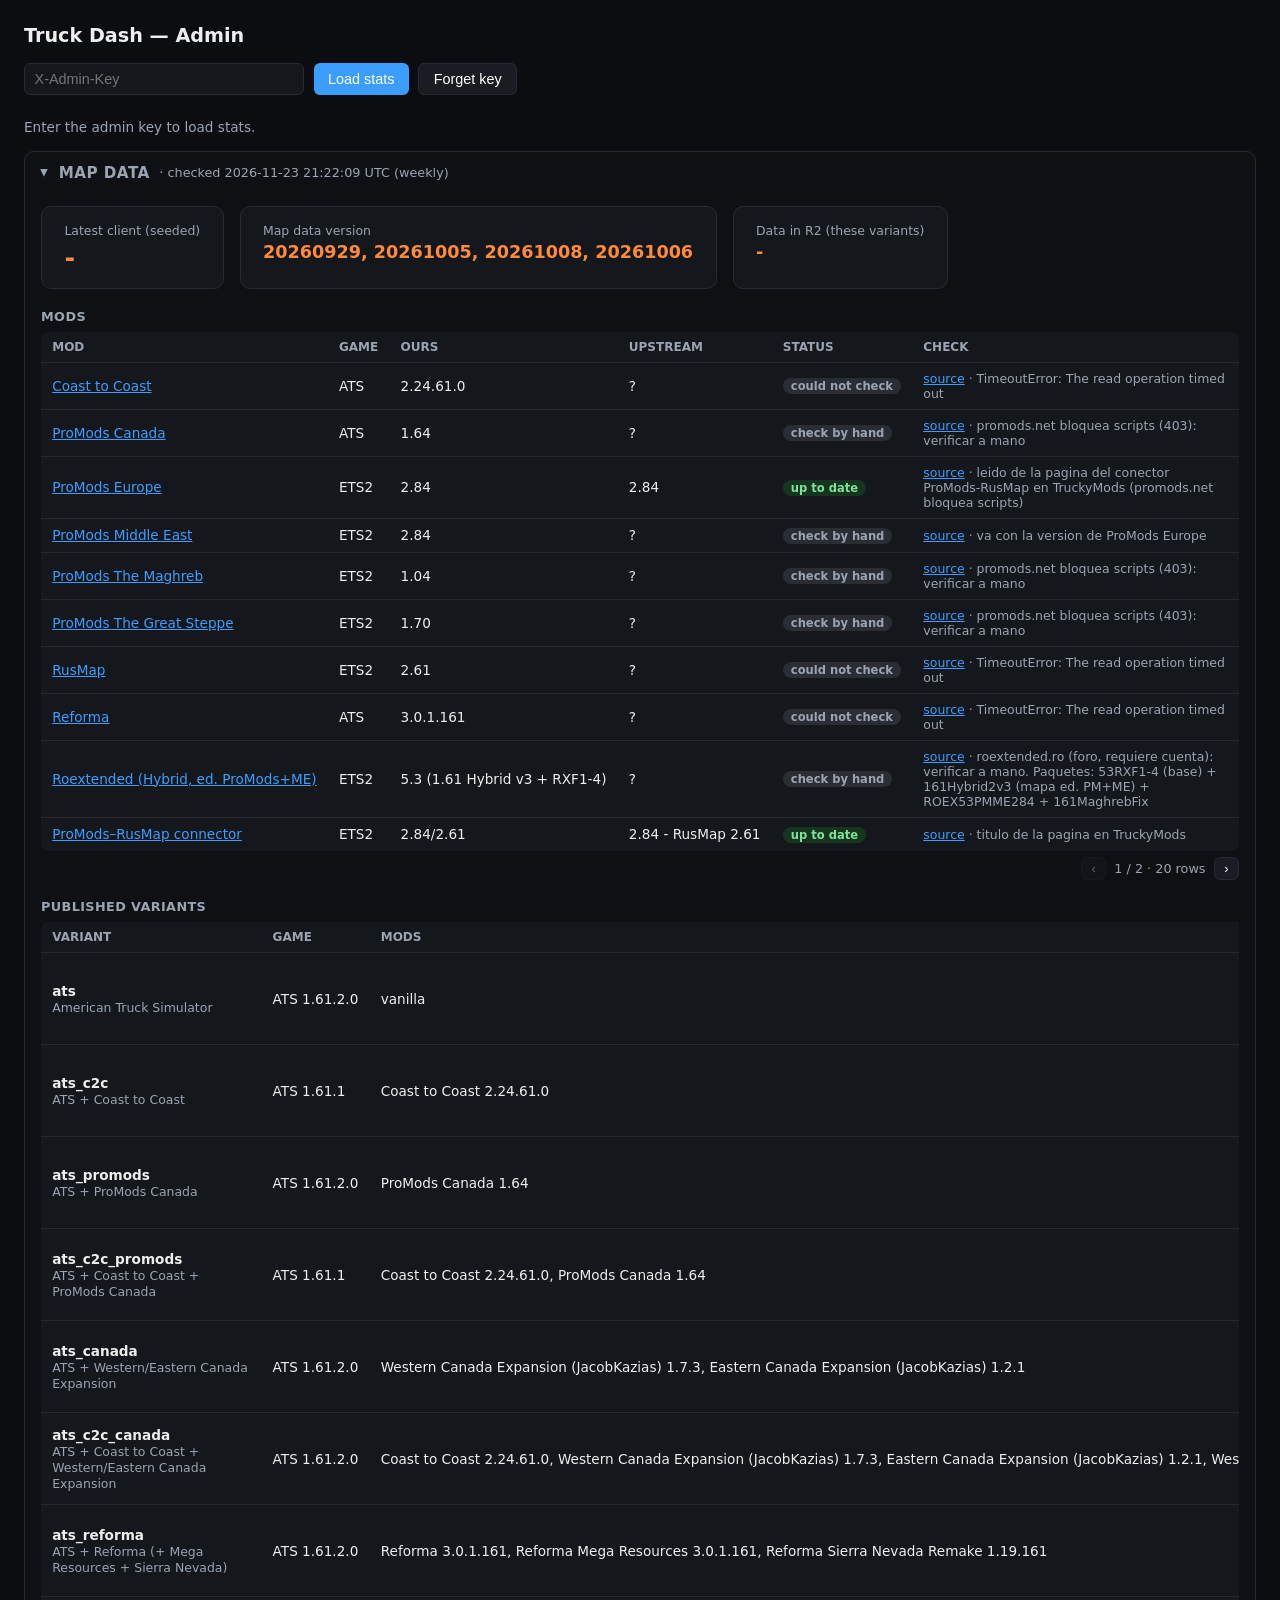
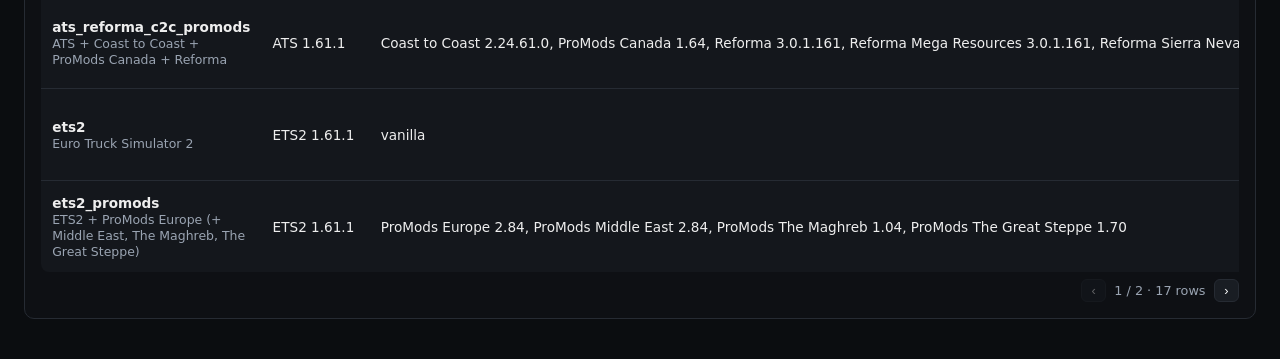
<file: docs/admin.html>
<!doctype html>
<html lang="en">
<head>
<meta charset="utf-8" />
<meta name="robots" content="noindex, nofollow" />
<meta name="viewport" content="width=device-width, initial-scale=1" />
<title>Truck Dash — Admin</title>
<style>
  :root {
    --bg: #0b0d10;
    --panel: #14171c;
    --panel-alt: #191d23;
    --border: #262b33;
    --text: #eee;
    --muted: #9aa4b2;
    --blue: #3b9eff;
    --orange: #ff8a3d;
    --danger: #ff4d4d;
    --ok: #7ee29a;
  }
  * { box-sizing: border-box; }
  body {
    margin: 0; font-family: system-ui, sans-serif;
    background: var(--bg); color: var(--text); padding: 1.5rem;
  }
  h1 { font-size: 1.2rem; margin: 0 0 1rem; }
  .keyRow { display: flex; gap: 0.6rem; margin-bottom: 1.5rem; flex-wrap: wrap; }
  input {
    font-size: 0.9rem; padding: 0.45rem 0.6rem; background: var(--panel);
    border: 1px solid var(--border); color: var(--text); border-radius: 6px;
    min-width: 280px;
  }
  button {
    font-size: 0.9rem; padding: 0.45rem 0.9rem; border-radius: 6px; border: none;
    background: var(--blue); color: #fff; cursor: pointer;
  }
  button:hover { opacity: 0.9; }
  button:disabled { opacity: 0.35; cursor: default; }
  .status { font-size: 0.85rem; color: var(--muted); margin: 0.2rem 0 1rem; }
  .status.err { color: var(--danger); }
  .cards { display: flex; gap: 1rem; flex-wrap: wrap; margin: 0.8rem 0 1.2rem; }
  .card {
    background: var(--panel); border: 1px solid var(--border); border-radius: 10px;
    padding: 1rem 1.4rem; min-width: 160px;
  }
  .card .label { font-size: 0.78rem; color: var(--muted); margin-bottom: 0.3rem; }
  .card .value { font-size: 1.6rem; font-weight: 700; color: var(--orange); }
  .card .value.small { font-size: 1.1rem; }
  .card .value.warn { color: var(--danger); }
  .card .sub { font-size: 0.75rem; color: var(--muted); margin-top: 0.25rem; }
  /* Secciones que se minimizan: <details>, y se recuerda cuales quedaron
     cerradas (localStorage, por navegador). */
  details.sec { border: 1px solid var(--border); border-radius: 10px; margin: 0 0 1rem; background: #0e1014; }
  details.sec > summary {
    list-style: none; cursor: pointer; padding: 0.7rem 1rem; font-size: 0.95rem; color: var(--muted);
    text-transform: uppercase; letter-spacing: 0.03em; font-weight: 600; display: flex; gap: 0.6rem; align-items: center;
  }
  details.sec > summary::-webkit-details-marker { display: none; }
  details.sec > summary::before { content: '▸'; transition: transform 0.15s; }
  details.sec[open] > summary::before { transform: rotate(90deg); }
  details.sec > summary .note { text-transform: none; letter-spacing: 0; font-weight: 400; font-size: 0.8rem; }
  details.sec > .body { padding: 0 1rem 1rem; }
  h3 { font-size: 0.8rem; margin: 1.2rem 0 0.5rem; color: var(--muted); text-transform: uppercase; letter-spacing: 0.03em; }
  table { width: 100%; border-collapse: collapse; font-size: 0.85rem; background: var(--panel); border-radius: 8px; overflow: hidden; }
  th, td { padding: 0.5rem 0.7rem; text-align: left; border-bottom: 1px solid var(--border); white-space: nowrap; }
  th { color: var(--muted); font-weight: 600; font-size: 0.75rem; text-transform: uppercase; }
  tbody tr:last-child td { border-bottom: none; }
  .tableWrap { overflow-x: auto; }
  .pager { display: flex; gap: 0.5rem; align-items: center; justify-content: flex-end; margin-top: 0.4rem; font-size: 0.8rem; color: var(--muted); }
  .pager button { padding: 0.2rem 0.6rem; font-size: 0.8rem; background: var(--panel-alt); border: 1px solid var(--border); }
  .pager[hidden] { display: none; }
  .pill { display: inline-block; font-size: 0.72rem; font-weight: 700; border-radius: 999px; padding: 1px 8px; }
  .pill.ok, .pill.delivered { background: #16351f; color: var(--ok); }
  .pill.outdated, .pill.in_progress { background: #3a2a10; color: #ffb020; }
  .pill.unknown, .pill.manual, .pill.abandoned { background: #2a2d33; color: var(--muted); }
  .pill.planned { background: #10253a; color: #7cc0ff; }
  .pill.missing, .pill.cancelled { background: #3a1414; color: #ff8080; }
  td.muted, .muted { color: var(--muted); font-size: 0.78rem; white-space: normal; }
  a { color: var(--blue); }
  [hidden] { display: none !important; }
  .titleForm { display: flex; gap: 0.6rem; flex-wrap: wrap; align-items: center; }
  .titleForm input { min-width: 180px; }
  .titleForm .msg { font-size: 0.82rem; color: var(--muted); }
  .titleForm .msg.err { color: var(--danger); }
  .titleForm .msg.ok { color: var(--ok); }
  .titulo { color: #ffb020; font-size: 0.78rem; }
  td .linkish { background: none; border: none; padding: 0; color: var(--blue); cursor: pointer; font-size: inherit; }
</style>
</head>
<body>
  <h1>Truck Dash — Admin</h1>
  <div class="keyRow">
    <input id="adminKey" type="password" placeholder="X-Admin-Key" />
    <button id="loadBtn">Load stats</button>
    <button id="forgetBtn" style="background:var(--panel-alt);border:1px solid var(--border);">Forget key</button>
  </div>
  <div class="status" id="status">Enter the admin key to load stats.</div>

  <!-- ------------------------------------------------ relay (en vivo) -->
  <details class="sec" data-sec="relay" open id="relaySec" hidden>
    <summary>Live relay</summary>
    <div class="body">
      <div class="cards">
        <div class="card"><div class="label">Active sessions (live)</div><div class="value" id="cardActiveSessions">-</div></div>
        <div class="card"><div class="label">Total sessions</div><div class="value" id="cardSessions">-</div></div>
        <div class="card"><div class="label">Jobs delivered</div><div class="value" id="cardJobs">-</div></div>
        <div class="card"><div class="label">Total revenue</div><div class="value" id="cardRevenue">-</div></div>
      </div>
      <h3>Sessions per day</h3>
      <div class="tableWrap"><table>
        <thead><tr><th>Date</th><th>Sessions</th></tr></thead>
        <tbody id="dailySessionsBody"></tbody>
      </table></div>
      <div class="pager" data-for="dailySessionsBody"></div>
      <h3>Jobs delivered per day</h3>
      <div class="tableWrap"><table>
        <thead><tr><th>Date</th><th>Jobs</th></tr></thead>
        <tbody id="dailyJobsBody"></tbody>
      </table></div>
      <div class="pager" data-for="dailyJobsBody"></div>
      <h3>Latest jobs</h3>
      <div class="tableWrap"><table>
        <thead><tr><th>Route</th><th>Truck</th><th>Cargo</th><th>Pay</th><th>Distance</th><th>Game</th></tr></thead>
        <tbody id="latestJobsBody"></tbody>
      </table></div>
      <div class="pager" data-for="latestJobsBody"></div>
      <!-- Mapas que no conocemos: reportes de camiones fuera del mapa de su
           variante, con los mods activos. El mod de mapa sale arriba. -->
      <h3>Maps we don't know</h3>
      <div class="tableWrap"><table>
        <thead><tr><th>Variant</th><th>Reports</th><th>Last</th><th>Area (x, z)</th><th>Most frequent mods</th></tr></thead>
        <tbody id="offmapBody"></tbody>
      </table></div>
      <div class="pager" data-for="offmapBody"></div>
      <!-- Empresas de trabajos que no estan en nuestros POIs: la posicion es
           donde el camion cargo o entrego, o sea el lugar real de la empresa.
           Despues de actualizar los datos del mapa, "Clear list". -->
      <h3>Companies missing from our map data <button id="clearMissingBtn" type="button" style="font-size:12px;padding:2px 8px;margin-left:8px">Clear list</button></h3>
      <div class="tableWrap"><table>
        <thead><tr><th>Variant</th><th>Company</th><th>City</th><th>Reports</th><th>Last</th><th>Where (x, z)</th></tr></thead>
        <tbody id="missingCompaniesBody"></tbody>
      </table></div>
      <div class="pager" data-for="missingCompaniesBody"></div>
    </div>
  </details>

  <!-- ------------------------------------------------ cuentas -->
  <!-- La API de cuentas tiene su propia ADMIN_KEY (Railway, servicio de la
       API); con el mismo valor que la del relay, una sola clave sirve para
       las dos secciones. -->
  <details class="sec" data-sec="accounts" open id="accountsSec" hidden>
    <summary>Accounts <span class="note" id="accountsNote"></span></summary>
    <div class="body">
      <div class="cards">
        <div class="card"><div class="label">Users</div><div class="value" id="accUsers">-</div><div class="sub" id="accUsersSub"></div></div>
        <div class="card"><div class="label">Client linked</div><div class="value" id="accLinked">-</div><div class="sub" id="accLogins"></div></div>
        <div class="card"><div class="label">Driving now</div><div class="value" id="accDriving">-</div><div class="sub">checkpoint in the last 15 min</div></div>
        <div class="card"><div class="label">Trips</div><div class="value" id="accTrips">-</div><div class="sub" id="accTripsSub"></div></div>
        <div class="card"><div class="label">Km delivered</div><div class="value small" id="accKm">-</div><div class="sub" id="accSessions"></div></div>
        <div class="card"><div class="label">Emails, last 24 h</div><div class="value small" id="accMails">-</div><div class="sub">Resend free plan: 100 a day</div></div>
      </div>
      <h3>Per day</h3>
      <div class="tableWrap"><table>
        <thead><tr><th>Date</th><th>New users</th><th>Trips started</th><th>Delivered</th></tr></thead>
        <tbody id="accDailyBody"></tbody>
      </table></div>
      <div class="pager" data-for="accDailyBody"></div>
      <h3>Latest trips</h3>
      <div class="tableWrap"><table>
        <thead><tr><th>Started</th><th>User</th><th>Game</th><th>Route</th><th>Status</th><th>Km</th><th>Pay</th><th>Map</th><th>Flags</th></tr></thead>
        <tbody id="accTripsBody"></tbody>
      </table></div>
      <div class="pager" data-for="accTripsBody"></div>
      <!-- Titulos de agradecimiento (gente de Discord): el texto lo elige la
           persona, se carga aca. Sale al lado del nombre en su cuenta y en
           su perfil publico. Vacio = sacarlo. -->
      <h3>Titles</h3>
      <form class="titleForm" id="titleForm" autocomplete="off">
        <input id="titleUser" placeholder="username" required />
        <input id="titleText" placeholder="title (empty = remove)" maxlength="32" />
        <button type="submit" id="titleBtn">Save title</button>
        <span class="msg" id="titleMsg"></span>
      </form>
      <div class="tableWrap" style="margin-top:0.6rem"><table>
        <thead><tr><th>Username</th><th>Title</th><th></th></tr></thead>
        <tbody id="accTitlesBody"></tbody>
      </table></div>
      <div class="pager" data-for="accTitlesBody"></div>
      <h3>Latest users</h3>
      <div class="tableWrap"><table>
        <thead><tr><th>Username</th><th>Created</th><th>Last login</th><th>Sign-in</th><th>Client</th><th>Trips</th><th>Public</th></tr></thead>
        <tbody id="accUsersBody"></tbody>
      </table></div>
      <div class="pager" data-for="accUsersBody"></div>
    </div>
  </details>

  <!-- ------------------------------------------------ mapas -->
  <!-- No necesita la admin key: lee JSON publicos del sitio y /version. -->
  <details class="sec" data-sec="maps" open>
    <summary>Map data <span class="note" id="mapDataChecked"></span></summary>
    <div class="body">
      <div class="cards">
        <div class="card"><div class="label">Latest client (seeded)</div><div class="value" id="cardClientVersion">-</div></div>
        <div class="card"><div class="label">Map data version</div><div class="value small" id="cardMapVersion">-</div></div>
        <div class="card"><div class="label">Data in R2 (these variants)</div><div class="value small" id="cardR2Size">-</div></div>
      </div>
      <h3>Mods</h3>
      <div class="tableWrap"><table>
        <thead><tr><th>Mod</th><th>Game</th><th>Ours</th><th>Upstream</th><th>Status</th><th>Check</th></tr></thead>
        <tbody id="modsBody"></tbody>
      </table></div>
      <div class="pager" data-for="modsBody"></div>
      <h3>Published variants</h3>
      <div class="tableWrap"><table>
        <thead><tr><th>Variant</th><th>Game</th><th>Mods</th><th>Built</th><th>Files</th><th>Size</th><th>R2</th></tr></thead>
        <tbody id="variantsBody"></tbody>
      </table></div>
      <div class="pager" data-for="variantsBody"></div>
    </div>
  </details>

<script>
const STORAGE_KEY = 'truckdash_admin_key';
const SECTIONS_KEY = 'truckdash_admin_closed';
const RELAY_URL = 'https://truck-companion-production.up.railway.app/admin/stats';
const ACCOUNTS_URL = 'https://api.trucksim-dash.com/admin/stats';
const TITLE_URL = 'https://api.trucksim-dash.com/admin/title';
const PAGE = 10;

const statusEl = document.getElementById('status');
const keyInput = document.getElementById('adminKey');
const $ = (id) => document.getElementById(id);

function escapeHtml(str) {
  return String(str ?? '').replace(/[&<>"']/g, c => ({ '&': '&amp;', '<': '&lt;', '>': '&gt;', '"': '&quot;', "'": '&#39;' }[c]));
}
function fmt(n) { return (n || 0).toLocaleString(); }
function fecha(iso) { return iso ? iso.slice(0, 16).replace('T', ' ') : '-'; }

// ---- secciones: se recuerda cuales quedaron cerradas ----
function leerCerradas() {
  try { return JSON.parse(localStorage.getItem(SECTIONS_KEY) || '[]'); } catch (e) { return []; }
}
document.querySelectorAll('details.sec').forEach((d) => {
  if (leerCerradas().includes(d.dataset.sec)) d.open = false;
  d.addEventListener('toggle', () => {
    const cerradas = new Set(leerCerradas());
    if (d.open) cerradas.delete(d.dataset.sec); else cerradas.add(d.dataset.sec);
    try { localStorage.setItem(SECTIONS_KEY, JSON.stringify([...cerradas])); } catch (e) { /* sin storage */ }
  });
});

// ---- tablas paginadas de a 10 ----
// Cada tabla tiene su <div class="pager" data-for="tbodyId">. Con 10 filas o
// menos el paginador no se muestra.
const paginas = {};
function paginar(tbodyId, filas, vacio, columnas) {
  paginas[tbodyId] = { filas, pagina: 0, vacio, columnas };
  pintarPagina(tbodyId);
}
function pintarPagina(tbodyId) {
  const p = paginas[tbodyId];
  const total = Math.max(1, Math.ceil(p.filas.length / PAGE));
  p.pagina = Math.min(Math.max(0, p.pagina), total - 1);
  $(tbodyId).innerHTML = p.filas.length
    ? p.filas.slice(p.pagina * PAGE, (p.pagina + 1) * PAGE).join('')
    : `<tr><td colspan="${p.columnas}" style="color:var(--muted)">${p.vacio}</td></tr>`;
  const pager = document.querySelector(`.pager[data-for="${tbodyId}"]`);
  pager.hidden = p.filas.length <= PAGE;
  pager.innerHTML = `<button data-d="-1" ${p.pagina === 0 ? 'disabled' : ''}>‹</button>` +
    `<span>${p.pagina + 1} / ${total} · ${p.filas.length} rows</span>` +
    `<button data-d="1" ${p.pagina >= total - 1 ? 'disabled' : ''}>›</button>`;
}
document.addEventListener('click', (e) => {
  const b = e.target.closest('.pager button');
  if (!b) return;
  const id = b.parentElement.dataset.for;
  paginas[id].pagina += Number(b.dataset.d);
  pintarPagina(id);
});

// ---- relay ----
function filasDiarias(obj) {
  return Object.entries(obj || {}).sort((a, b) => b[0].localeCompare(a[0]))
    .map(([date, count]) => `<tr><td>${escapeHtml(date)}</td><td>${count}</td></tr>`);
}
function pintarRelay(data) {
  $('cardActiveSessions').textContent = fmt(data.active_sessions);
  $('cardSessions').textContent = fmt(data.total_sessions);
  $('cardJobs').textContent = fmt(data.jobs_delivered);
  $('cardRevenue').textContent = `$${Math.round(data.total_revenue || 0).toLocaleString()}`;
  paginar('dailySessionsBody', filasDiarias(data.daily), 'No data yet', 2);
  paginar('dailyJobsBody', filasDiarias(data.daily_jobs), 'No data yet', 2);
  paginar('latestJobsBody', (data.latest_jobs || []).map(j => `
    <tr>
      <td>${escapeHtml(j.citySrc || '?')} → ${escapeHtml(j.cityDst || '?')}</td>
      <td>${escapeHtml([j.truckBrand, j.truckName].filter(Boolean).join(' ')) || '-'}</td>
      <td>${escapeHtml(j.cargo) || '-'}</td>
      <td>$${Math.round(j.revenue || 0).toLocaleString()}</td>
      <td>${Math.round(j.distanceKm || 0)} km</td>
      <td>${escapeHtml((j.game || '-').toUpperCase())}</td>
    </tr>`), 'No data yet', 6);
  paginar('offmapBody', Object.entries(data.offmap || {})
    .sort((a, b) => b[1].reports - a[1].reports)
    .map(([variant, v]) => {
      const box = v.box ? `${fmt(Math.round((v.box[0] + v.box[1]) / 2))}, ${fmt(Math.round((v.box[2] + v.box[3]) / 2))}` : '-';
      const mods = Object.entries(v.mods || {}).sort((a, b) => b[1] - a[1]).slice(0, 8)
        .map(([n, c]) => `${escapeHtml(n)} <span class="muted">(${c})</span>`).join('<br>');
      const sin = v.noMods ? `<br><span class="muted">${v.noMods} without a mod list (TruckersMP or older client)</span>` : '';
      return `<tr><td>${escapeHtml(variant)}</td><td>${fmt(v.reports)}</td><td>${escapeHtml(v.last || '-')}</td><td>${box}</td><td class="muted" style="white-space:normal">${mods || '-'}${sin}</td></tr>`;
    }), 'No reports yet', 5);
  paginar('missingCompaniesBody', Object.values(data.missing_companies || {})
    .sort((a, b) => b.reports - a.reports || String(b.last).localeCompare(String(a.last)))
    .map(m => {
      const donde = (m.points || []).map(([x, z, kind]) => `${fmt(x)}, ${fmt(z)} <span class="muted">(${escapeHtml(kind)})</span>`).join('<br>');
      return `<tr><td>${escapeHtml(m.variant)}</td><td>${escapeHtml(m.companyName || '-')} <span class="muted">${escapeHtml(m.company)}</span></td>`
        + `<td>${escapeHtml(m.cityName || '-')} <span class="muted">${escapeHtml(m.city)}</span></td><td>${fmt(m.reports)}</td>`
        + `<td>${escapeHtml(m.last || '-')}</td><td class="muted">${donde || '-'}</td></tr>`;
    }), 'No reports yet', 6);
  $('relaySec').hidden = false;
}

// ---- cuentas ----
function pintarCuentas(d) {
  const u = d.users, t = d.trips, st = t.by_status || {};
  $('accUsers').textContent = fmt(u.total);
  $('accUsersSub').textContent = `+${fmt(u.last_24h)} today · +${fmt(u.last_7d)} this week · ${fmt(u.public)} public`;
  $('accLinked').textContent = fmt(u.client_linked);
  $('accLogins').textContent = Object.entries(u.by_login || {}).filter(([, n]) => n).map(([p, n]) => `${p} ${n}`).join(' · ');
  $('accDriving').textContent = fmt(t.driving_now);
  $('accTrips').textContent = fmt(t.total);
  $('accTripsSub').textContent = `${fmt(st.delivered)} delivered · ${fmt(st.in_progress)} in progress · ` +
    `${fmt(st.cancelled)} cancelled · ${fmt(st.abandoned)} unfinished · +${fmt(t.last_24h)} today` +
    (t.trimmed ? ` · ${fmt(t.trimmed)} trimmed` : '') + (t.modded ? ` · ${fmt(t.modded)} modded` : '');
  $('accKm').textContent = `${fmt(Math.round(t.km_delivered))} km`;
  $('accSessions').textContent = `${fmt(d.driving_sessions.total)} driving sessions · ${fmt(Math.round(d.driving_sessions.real_hours))} h`;
  $('accMails').textContent = `${fmt(d.emails_last_24h)} / 100`;
  $('accMails').classList.toggle('warn', d.emails_last_24h >= 80);

  paginar('accDailyBody', (d.daily || []).map(x =>
    `<tr><td>${escapeHtml(x.date)}</td><td>${x.users}</td><td>${x.trips}</td><td>${x.delivered}</td></tr>`),
    'No data yet', 4);
  paginar('accTripsBody', (d.latest_trips || []).map(v => `
    <tr>
      <td>${fecha(v.started_at)}</td>
      <td>${escapeHtml(v.user || '—')}</td>
      <td>${escapeHtml((v.game || '').toUpperCase())}</td>
      <td>${escapeHtml(v.from || '?')} → ${escapeHtml(v.to || '?')}</td>
      <td><span class="pill ${escapeHtml(v.status)}">${escapeHtml(v.status)}</span></td>
      <td>${fmt(Math.round(v.km))}</td>
      <td>${v.revenue ? `${fmt(Math.round(v.revenue))} ${escapeHtml(v.currency || '')}` : '-'}</td>
      <td class="muted">${escapeHtml(v.map || '-')}</td>
      <td class="muted">${[v.modded && 'modded', v.trimmed && 'trimmed'].filter(Boolean).join(', ')}</td>
    </tr>`), 'No trips yet', 9);
  paginar('accUsersBody', (d.latest_users || []).map(x => `
    <tr>
      <td>${escapeHtml(x.username || '(no name yet)')}${x.title ? ` <span class="titulo">★ ${escapeHtml(x.title)}</span>` : ''}</td>
      <td>${fecha(x.created_at)}</td>
      <td>${fecha(x.last_login_at)}</td>
      <td>${escapeHtml((x.logins || []).join(', '))}</td>
      <td>${x.client_linked ? 'yes' : '-'}</td>
      <td>${fmt(x.trips)}</td>
      <td>${x.public ? 'yes' : '-'}</td>
    </tr>`), 'No users yet', 7);
  paginar('accTitlesBody', (d.titled_users || []).map(x => `
    <tr>
      <td>${escapeHtml(x.username)}</td>
      <td class="titulo">★ ${escapeHtml(x.title)}</td>
      <td><button type="button" class="linkish" data-edit-title="${escapeHtml(x.username)}" data-title="${escapeHtml(x.title)}">edit</button></td>
    </tr>`), 'Nobody has a title yet', 3);
  $('accountsNote').textContent = '';
  $('accountsSec').hidden = false;
}

async function traer(url, key) {
  const res = await fetch(url, { headers: { 'X-Admin-Key': key } });
  if (res.status === 403) return { prohibido: true };
  if (!res.ok) throw new Error(`HTTP ${res.status}`);
  return { datos: await res.json() };
}

async function loadStats() {
  const key = keyInput.value.trim();
  if (!key) { statusEl.textContent = 'Enter the admin key to load stats.'; statusEl.className = 'status'; return; }
  statusEl.textContent = 'Loading...';
  statusEl.className = 'status';
  const [relay, cuentas] = await Promise.allSettled([traer(RELAY_URL, key), traer(ACCOUNTS_URL, key)]);
  const partes = [];
  if (relay.status === 'fulfilled' && relay.value.datos) { pintarRelay(relay.value.datos); partes.push('relay ok'); }
  else partes.push(relay.status === 'fulfilled' ? 'relay: invalid key (403)' : `relay: ${relay.reason.message}`);
  if (cuentas.status === 'fulfilled' && cuentas.value.datos) { pintarCuentas(cuentas.value.datos); partes.push('accounts ok'); }
  else partes.push(cuentas.status === 'fulfilled'
    ? 'accounts: invalid key (403), set ADMIN_KEY in the accounts API to the same value'
    : `accounts: ${cuentas.reason.message}`);
  const algo = partes.some(p => p.endsWith(' ok'));
  if (algo) { try { localStorage.setItem(STORAGE_KEY, key); } catch (e) { /* sin storage */ } }
  statusEl.textContent = `${new Date().toLocaleTimeString()} · ${partes.join(' · ')}`;
  statusEl.className = 'status' + (partes.every(p => p.endsWith(' ok')) ? '' : ' err');
}

$('clearMissingBtn').addEventListener('click', async () => {
  if (!confirm('Clear the list of missing companies? Do it after updating the map data.')) return;
  const res = await fetch(RELAY_URL.replace('/admin/stats', '/admin/stats/seed'), { method: 'POST',
    headers: { 'Content-Type': 'application/json', 'X-Admin-Key': keyInput.value.trim() }, body: JSON.stringify({ missing_companies: {} }) });
  if (res.ok) loadStats(); else alert(`HTTP ${res.status}`);
});

// ---- titulos ----
document.addEventListener('click', (e) => {
  const b = e.target.closest('[data-edit-title]');
  if (!b) return;
  $('titleUser').value = b.dataset.editTitle;
  $('titleText').value = b.dataset.title;
  $('titleText').focus();
});
const TITLE_ERRORS = { no_existe: 'no user with that name', titulo_largo: 'too long, 32 characters at most', prohibido: 'invalid key (403)' };
$('titleForm').addEventListener('submit', async (e) => {
  e.preventDefault();
  const msg = $('titleMsg');
  const key = keyInput.value.trim();
  const body = { username: $('titleUser').value.trim(), title: $('titleText').value.trim() || null };
  $('titleBtn').disabled = true;
  msg.className = 'msg'; msg.textContent = 'Saving...';
  try {
    const res = await fetch(TITLE_URL, { method: 'POST', headers: { 'Content-Type': 'application/json', 'X-Admin-Key': key }, body: JSON.stringify(body) });
    const d = await res.json().catch(() => ({}));
    if (!res.ok) throw new Error(TITLE_ERRORS[d.error] || `HTTP ${res.status}`);
    msg.className = 'msg ok';
    msg.textContent = d.title ? `${d.username}: "${d.title}"` : `${d.username}: title removed`;
    $('titleText').value = '';
    const r = await traer(ACCOUNTS_URL, key);
    if (r.datos) pintarCuentas(r.datos);
  } catch (err) {
    msg.className = 'msg err'; msg.textContent = err.message;
  } finally {
    $('titleBtn').disabled = false;
  }
});

$('loadBtn').addEventListener('click', loadStats);
keyInput.addEventListener('keydown', (e) => { if (e.key === 'Enter') loadStats(); });
$('forgetBtn').addEventListener('click', () => {
  try { localStorage.removeItem(STORAGE_KEY); } catch (e) { /* sin storage */ }
  keyInput.value = '';
  $('relaySec').hidden = true;
  $('accountsSec').hidden = true;
  statusEl.textContent = 'Key forgotten. Enter the admin key to load stats.';
  statusEl.className = 'status';
});

// ---- Datos de mapa (manifest + estado del checker semanal + /version) ----
const PILL = { ok: 'up to date', outdated: 'OUTDATED', unknown: 'could not check', manual: 'check by hand', planned: 'planned', missing: 'missing files' };
function pill(status) { return `<span class="pill ${status}">${PILL[status] || status}</span>`; }
function mb(bytes) { return bytes ? `${(bytes / 1e6).toFixed(1)} MB` : '-'; }
async function loadMapData() {
  try {
    const [manifest, status, version] = await Promise.all([
      fetch('data/map-manifest.json', { cache: 'no-cache' }).then(r => r.json()),
      fetch('data/map-mods-status.json', { cache: 'no-cache' }).then(r => r.ok ? r.json() : { mods: {}, variants: {} }).catch(() => ({ mods: {}, variants: {} })),
      fetch('https://truck-companion-production.up.railway.app/version').then(r => r.json()).catch(() => null),
    ]);
    $('cardClientVersion').textContent = version ? version.latest_client_version : '-';
    const versions = [...new Set(Object.values(manifest.variants).map(v => v.mapDataVersion))];
    $('cardMapVersion').textContent = versions.join(', ');
    const totalBytes = Object.values(status.variants || {}).reduce((a, v) => a + (v.totalBytes || 0), 0);
    $('cardR2Size').textContent = totalBytes ? mb(totalBytes) : '-';
    $('mapDataChecked').textContent = status.checkedAt ? `· checked ${status.checkedAt.replace('T', ' ').replace('Z', ' UTC')} (weekly)` : '· not checked yet';

    paginar('modsBody', Object.entries(manifest.mods).map(([id, mod]) => {
      const st = (status.mods || {})[id] || { status: mod.check ? 'unknown' : 'manual' };
      const s = mod.version ? st.status : 'planned';
      const note = st.error || (mod.check && mod.check.note) || mod.checkNote || '';
      const source = st.source || (mod.check && mod.check.url) || mod.homepage;
      return `<tr><td><a href="${escapeHtml(mod.homepage)}" target="_blank" rel="noopener">${escapeHtml(mod.name)}</a></td><td>${escapeHtml((mod.game || '').toUpperCase())}</td><td>${escapeHtml(mod.version || '—')}</td><td>${escapeHtml(st.upstream || '?')}</td><td>${pill(s)}</td><td class="muted">${source ? `<a href="${escapeHtml(source)}" target="_blank" rel="noopener">source</a> · ` : ''}${escapeHtml(note)}</td></tr>`;
    }), 'No mods', 6);

    paginar('variantsBody', Object.entries(manifest.variants).map(([id, v]) => {
      const st = (status.variants || {})[id];
      const mods = v.mods.map(m => `${manifest.mods[m]?.name || m} ${manifest.mods[m]?.version || ''}`.trim()).join(', ') || 'vanilla';
      const files = st ? Object.entries(st.files).map(([k, f]) => `${f.ok ? '✅' : '❌'} ${k.split('/').pop()}${f.lastModified ? ` (${new Date(f.lastModified).toISOString().slice(0, 10)})` : ''}`).join('<br>') : v.files.map(k => k.split('/').pop()).join('<br>');
      const r2 = v.planned ? pill('planned') : st ? pill(st.allOk ? 'ok' : 'missing') : pill('unknown');
      return `<tr><td><b>${escapeHtml(id)}</b><br><span class="muted">${escapeHtml(v.label)}${v.plannedNote ? `<br>${escapeHtml(v.plannedNote)}` : ''}</span></td><td>${escapeHtml(v.game.toUpperCase())} ${escapeHtml(v.gameVersion || '')}</td><td>${escapeHtml(mods)}</td><td>${escapeHtml(v.built || '-')}</td><td class="muted" style="white-space:nowrap">${files}</td><td>${st ? mb(st.totalBytes) : '-'}</td><td>${r2}</td></tr>`;
    }), 'No variants', 7);
  } catch (err) {
    $('mapDataChecked').textContent = `· error: ${err.message}`;
  }
}
loadMapData();

let savedKey = null;
try { savedKey = localStorage.getItem(STORAGE_KEY); } catch (e) { /* sin storage */ }
if (savedKey) {
  keyInput.value = savedKey;
  loadStats();
}
</script>
</body>
</html>
</file>
